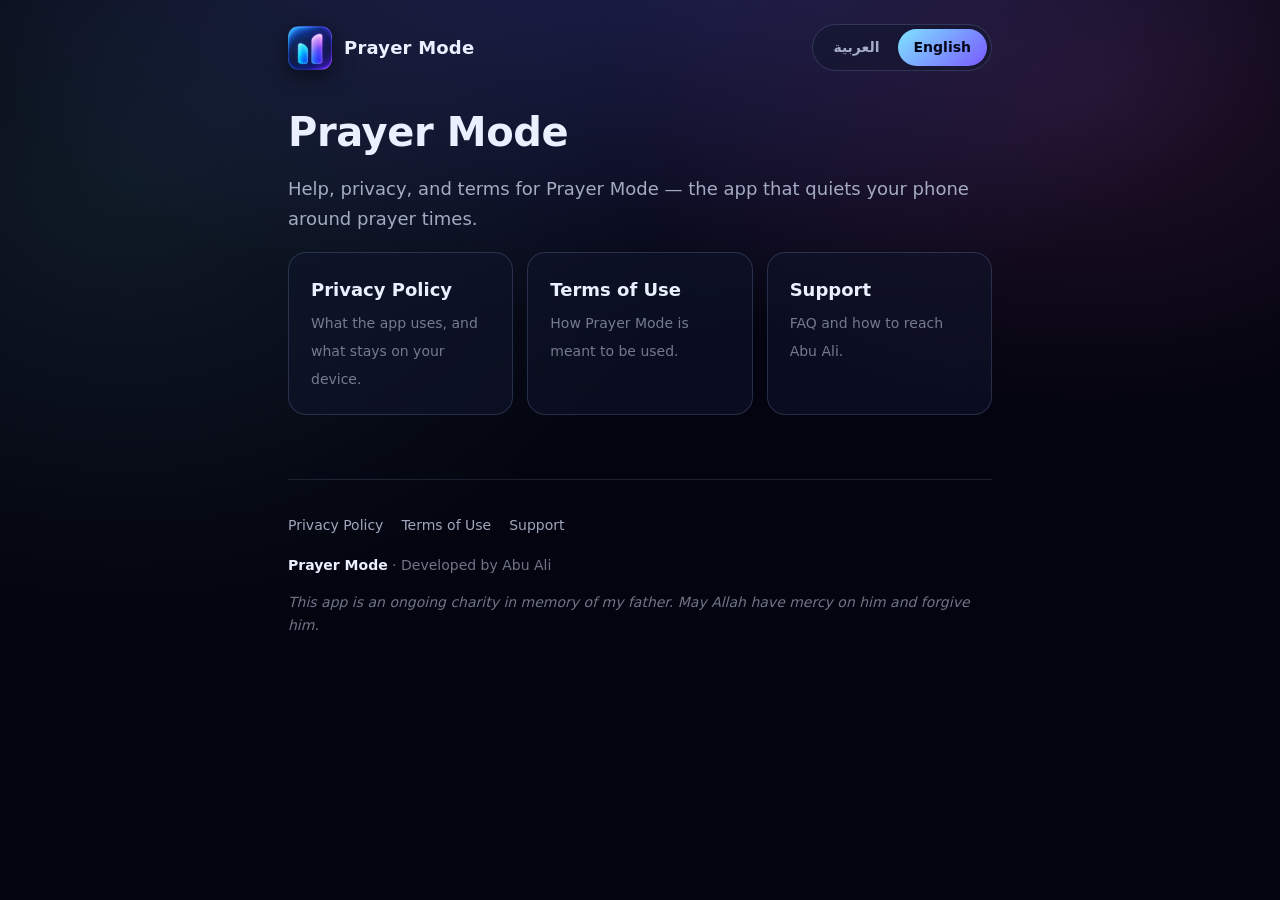
<file: docs/index.html>
<!doctype html>
<html lang="en" dir="ltr" data-lang="en">
<head>
<meta charset="utf-8">
<meta name="viewport" content="width=device-width, initial-scale=1, viewport-fit=cover">
<title>Prayer Mode — Legal & Support</title>
<meta name="description" content="Privacy Policy, Terms of Use, and Support for Prayer Mode by Abu Ali.">
<meta name="color-scheme" content="dark">
<link rel="icon" href="assets/logo.png">
<link rel="stylesheet" href="assets/styles.css">
</head>
<body>
<div class="wrap">
  <header class="topbar">
    <a class="brand" href="./"><img src="assets/logo.png" alt="Prayer Mode"><b>Prayer Mode</b></a>
    <nav class="lang" aria-label="Language">
      <button data-lang="ar">العربية</button>
      <button data-lang="en">English</button>
    </nav>
  </header>

  <main>
    <div data-show="en">
      <h1>Prayer Mode</h1>
      <p class="lead">Help, privacy, and terms for Prayer Mode — the app that quiets your phone around prayer times.</p>
      <div class="tiles">
        <a class="tile" href="privacy/"><b>Privacy Policy</b><span>What the app uses, and what stays on your device.</span></a>
        <a class="tile" href="terms/"><b>Terms of Use</b><span>How Prayer Mode is meant to be used.</span></a>
        <a class="tile" href="support/"><b>Support</b><span>FAQ and how to reach Abu Ali.</span></a>
      </div>
    </div>
    <div data-show="ar">
      <h1>Prayer Mode</h1>
      <p class="lead">المساعدة والخصوصية وشروط الاستخدام لتطبيق Prayer Mode — التطبيق الذي يُهدّئ هاتفك حول أوقات الصلاة.</p>
      <div class="tiles">
        <a class="tile" href="privacy/"><b>سياسة الخصوصية</b><span>ما يستخدمه التطبيق، وما يبقى على جهازك.</span></a>
        <a class="tile" href="terms/"><b>شروط الاستخدام</b><span>كيف يُقصد استخدام Prayer Mode.</span></a>
        <a class="tile" href="support/"><b>الدعم</b><span>الأسئلة الشائعة وكيفية التواصل مع Abu Ali.</span></a>
      </div>
    </div>
  </main>

  <footer>
    <div data-show="en">
      <div class="flinks">
        <a href="privacy/">Privacy Policy</a>
        <a href="terms/">Terms of Use</a>
        <a href="support/">Support</a>
      </div>
      <div><strong>Prayer Mode</strong> · Developed by Abu Ali</div>
      <p class="ded">This app is an ongoing charity in memory of my father. May Allah have mercy on him and forgive him.</p>
    </div>
    <div data-show="ar">
      <div class="flinks">
        <a href="privacy/">سياسة الخصوصية</a>
        <a href="terms/">شروط الاستخدام</a>
        <a href="support/">الدعم</a>
      </div>
      <div><strong>Prayer Mode</strong> · تطوير Abu Ali</div>
      <p class="ded">هذا التطبيق صدقة جارية على روح والدي، رحمه الله وغفر له.</p>
    </div>
  </footer>
</div>
<script src="assets/i18n.js"></script>
</body>
</html>
</file>
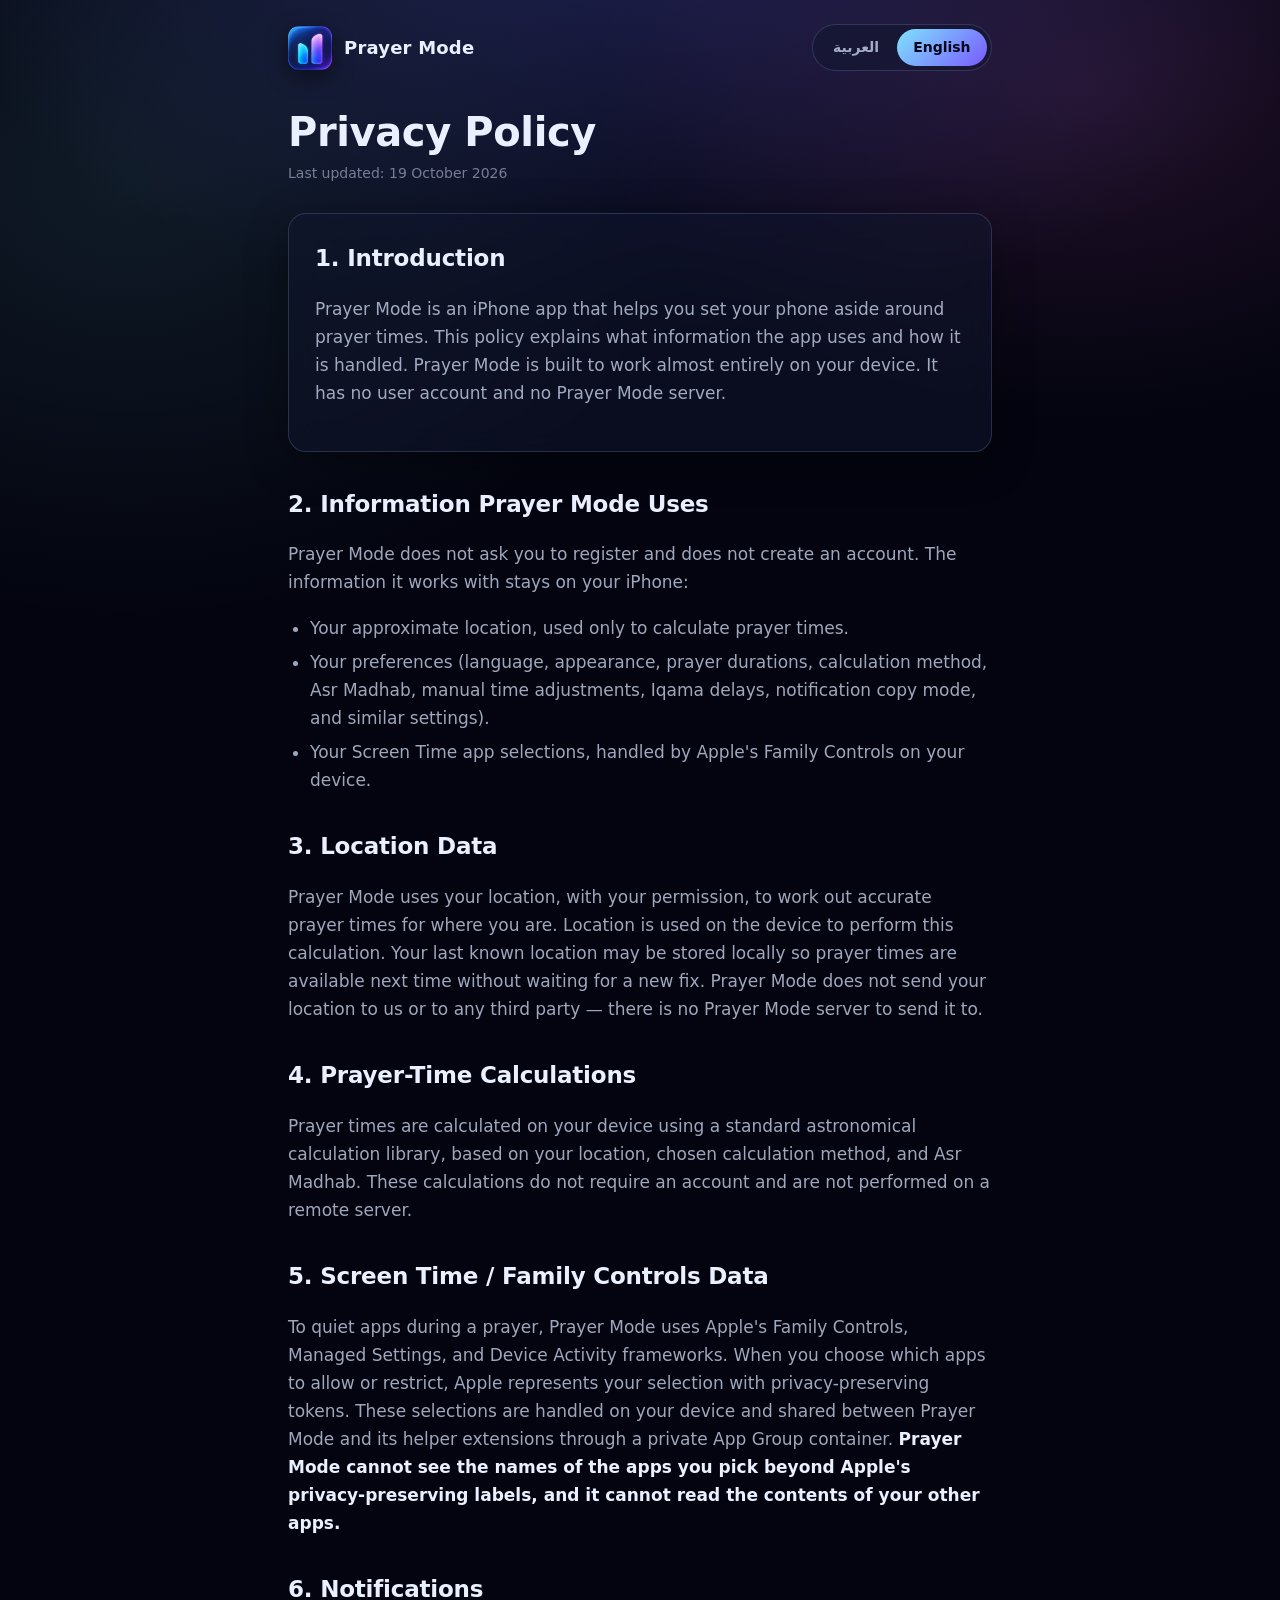
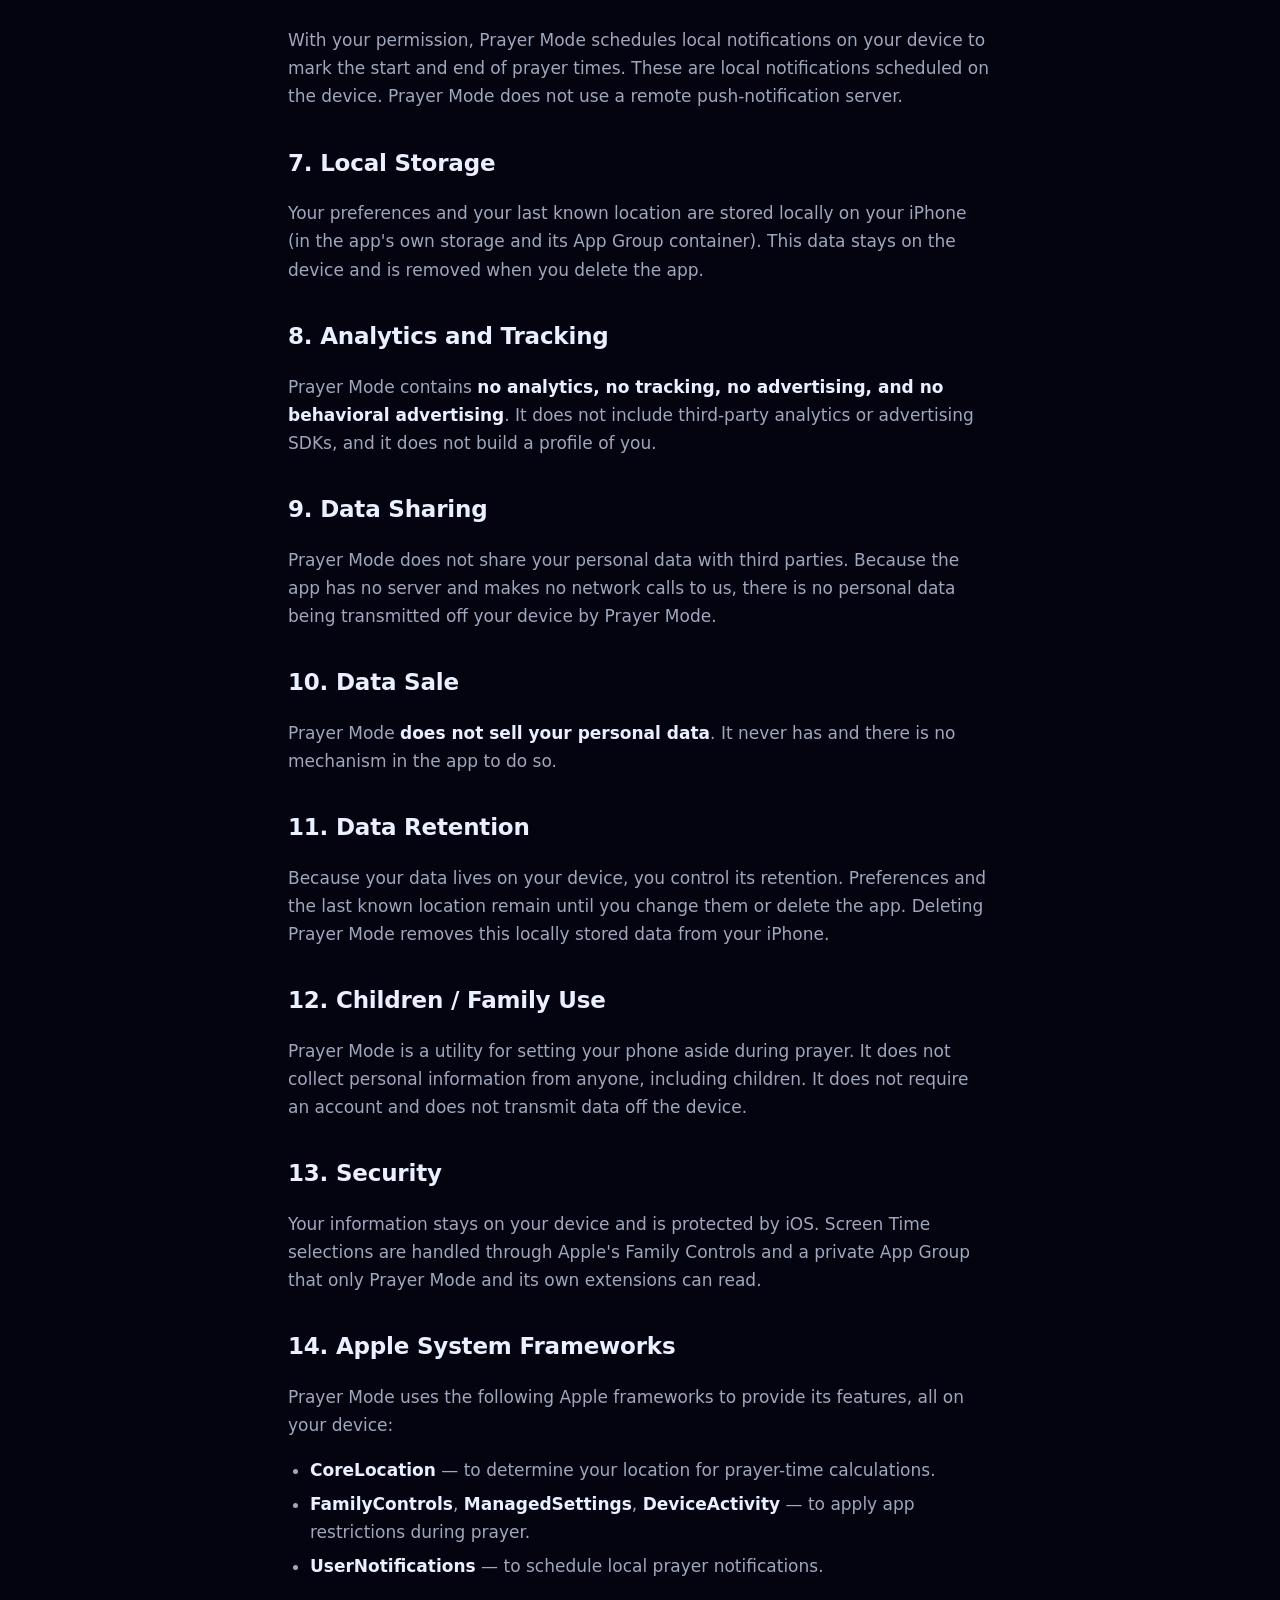
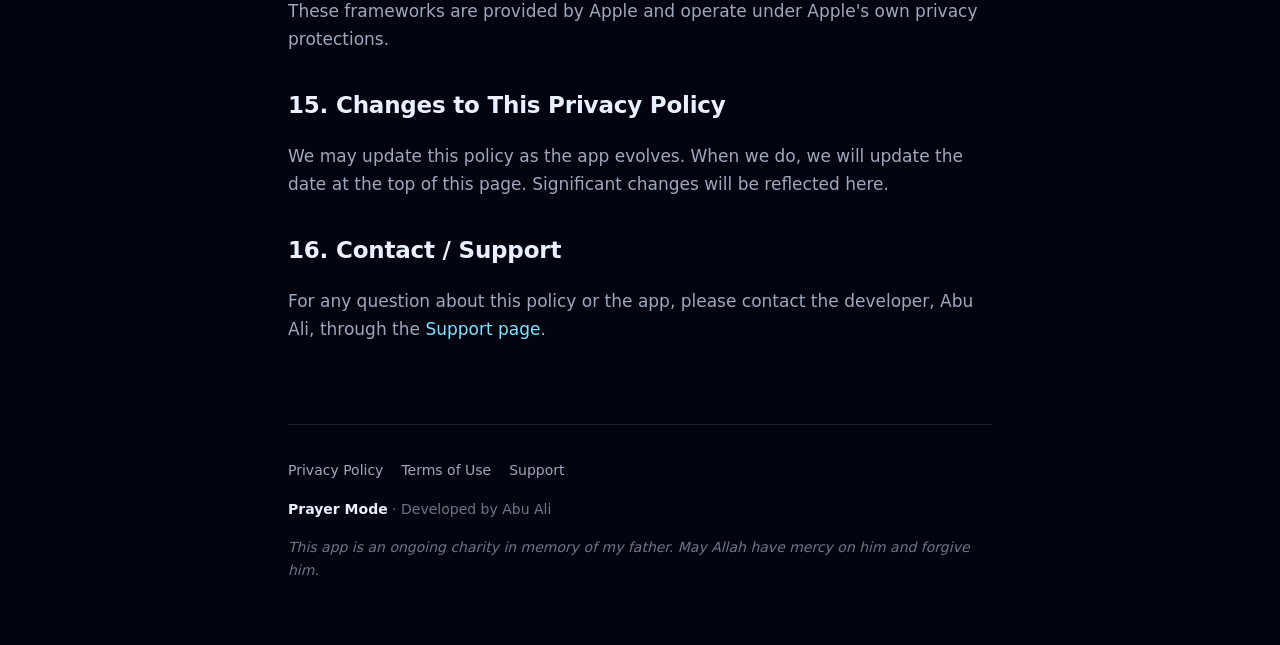
<file: docs/privacy/index.html>
<!doctype html>
<html lang="en" dir="ltr" data-lang="en">
<head>
<meta charset="utf-8">
<meta name="viewport" content="width=device-width, initial-scale=1, viewport-fit=cover">
<title>Privacy Policy — Prayer Mode</title>
<meta name="description" content="Prayer Mode Privacy Policy. Prayer Mode has no account, no ads, no tracking, and sells no data.">
<meta name="color-scheme" content="dark">
<link rel="icon" href="../assets/logo.png">
<link rel="stylesheet" href="../assets/styles.css">
</head>
<body>
<div class="wrap">
  <header class="topbar">
    <a class="brand" href="../"><img src="../assets/logo.png" alt="Prayer Mode"><b>Prayer Mode</b></a>
    <nav class="lang" aria-label="Language">
      <button data-lang="ar">العربية</button>
      <button data-lang="en">English</button>
    </nav>
  </header>

  <main>
    <!-- ENGLISH -->
    <div data-show="en">
      <h1>Privacy Policy</h1>
      <p class="updated">Last updated: 19 October 2026</p>

      <div class="card">
        <h2>1. Introduction</h2>
        <p>Prayer Mode is an iPhone app that helps you set your phone aside around prayer times. This policy explains what information the app uses and how it is handled. Prayer Mode is built to work almost entirely on your device. It has no user account and no Prayer Mode server.</p>
      </div>

      <h2>2. Information Prayer Mode Uses</h2>
      <p>Prayer Mode does not ask you to register and does not create an account. The information it works with stays on your iPhone:</p>
      <ul>
        <li>Your approximate location, used only to calculate prayer times.</li>
        <li>Your preferences (language, appearance, prayer durations, calculation method, Asr Madhab, manual time adjustments, Iqama delays, notification copy mode, and similar settings).</li>
        <li>Your Screen Time app selections, handled by Apple's Family Controls on your device.</li>
      </ul>

      <h2>3. Location Data</h2>
      <p>Prayer Mode uses your location, with your permission, to work out accurate prayer times for where you are. Location is used on the device to perform this calculation. Your last known location may be stored locally so prayer times are available next time without waiting for a new fix. Prayer Mode does not send your location to us or to any third party — there is no Prayer Mode server to send it to.</p>

      <h2>4. Prayer-Time Calculations</h2>
      <p>Prayer times are calculated on your device using a standard astronomical calculation library, based on your location, chosen calculation method, and Asr Madhab. These calculations do not require an account and are not performed on a remote server.</p>

      <h2>5. Screen Time / Family Controls Data</h2>
      <p>To quiet apps during a prayer, Prayer Mode uses Apple's Family Controls, Managed Settings, and Device Activity frameworks. When you choose which apps to allow or restrict, Apple represents your selection with privacy-preserving tokens. These selections are handled on your device and shared between Prayer Mode and its helper extensions through a private App Group container. <strong>Prayer Mode cannot see the names of the apps you pick beyond Apple's privacy-preserving labels, and it cannot read the contents of your other apps.</strong></p>

      <h2>6. Notifications</h2>
      <p>With your permission, Prayer Mode schedules local notifications on your device to mark the start and end of prayer times. These are local notifications scheduled on the device. Prayer Mode does not use a remote push-notification server.</p>

      <h2>7. Local Storage</h2>
      <p>Your preferences and your last known location are stored locally on your iPhone (in the app's own storage and its App Group container). This data stays on the device and is removed when you delete the app.</p>

      <h2>8. Analytics and Tracking</h2>
      <p>Prayer Mode contains <strong>no analytics, no tracking, no advertising, and no behavioral advertising</strong>. It does not include third-party analytics or advertising SDKs, and it does not build a profile of you.</p>

      <h2>9. Data Sharing</h2>
      <p>Prayer Mode does not share your personal data with third parties. Because the app has no server and makes no network calls to us, there is no personal data being transmitted off your device by Prayer Mode.</p>

      <h2>10. Data Sale</h2>
      <p>Prayer Mode <strong>does not sell your personal data</strong>. It never has and there is no mechanism in the app to do so.</p>

      <h2>11. Data Retention</h2>
      <p>Because your data lives on your device, you control its retention. Preferences and the last known location remain until you change them or delete the app. Deleting Prayer Mode removes this locally stored data from your iPhone.</p>

      <h2>12. Children / Family Use</h2>
      <p>Prayer Mode is a utility for setting your phone aside during prayer. It does not collect personal information from anyone, including children. It does not require an account and does not transmit data off the device.</p>

      <h2>13. Security</h2>
      <p>Your information stays on your device and is protected by iOS. Screen Time selections are handled through Apple's Family Controls and a private App Group that only Prayer Mode and its own extensions can read.</p>

      <h2>14. Apple System Frameworks</h2>
      <p>Prayer Mode uses the following Apple frameworks to provide its features, all on your device:</p>
      <ul>
        <li><strong>CoreLocation</strong> — to determine your location for prayer-time calculations.</li>
        <li><strong>FamilyControls</strong>, <strong>ManagedSettings</strong>, <strong>DeviceActivity</strong> — to apply app restrictions during prayer.</li>
        <li><strong>UserNotifications</strong> — to schedule local prayer notifications.</li>
      </ul>
      <p>These frameworks are provided by Apple and operate under Apple's own privacy protections.</p>

      <h2>15. Changes to This Privacy Policy</h2>
      <p>We may update this policy as the app evolves. When we do, we will update the date at the top of this page. Significant changes will be reflected here.</p>

      <h2>16. Contact / Support</h2>
      <p>For any question about this policy or the app, please contact the developer, Abu Ali, through the <a href="../support/">Support page</a>.</p>
    </div>

    <!-- ARABIC -->
    <div data-show="ar">
      <h1>سياسة الخصوصية</h1>
      <p class="updated">آخر تحديث: ١٩ أكتوبر ٢٠٢٦</p>

      <div class="card">
        <h2>١. مقدمة</h2>
        <p>Prayer Mode تطبيق لهاتف iPhone يساعدك على ترك هاتفك جانبًا حول أوقات الصلاة. توضّح هذه السياسة ما يستخدمه التطبيق من معلومات وكيف يتعامل معها. صُمّم Prayer Mode ليعمل بالكامل تقريبًا على جهازك؛ فليس له حساب مستخدم ولا خادم خاص به.</p>
      </div>

      <h2>٢. المعلومات التي يستخدمها Prayer Mode</h2>
      <p>لا يطلب منك Prayer Mode التسجيل ولا ينشئ حسابًا. المعلومات التي يعمل بها تبقى على جهازك:</p>
      <ul>
        <li>موقعك التقريبي، ويُستخدم فقط لحساب أوقات الصلاة.</li>
        <li>تفضيلاتك (اللغة، المظهر، مدد الصلوات، طريقة الحساب، مذهب العصر، التعديلات اليدوية للأوقات، مدد الإقامة، نمط نص الإشعارات، وما شابهها من الإعدادات).</li>
        <li>اختياراتك لتطبيقات Screen Time، وتتولاها خاصية Family Controls من Apple على جهازك.</li>
      </ul>

      <h2>٣. بيانات الموقع</h2>
      <p>يستخدم Prayer Mode موقعك، بعد إذنك، لحساب أوقات صلاة دقيقة لمكانك. يُستخدم الموقع على الجهاز لإجراء هذا الحساب. وقد يُحفظ آخر موقع معروف محليًا حتى تتوفر أوقات الصلاة في المرة القادمة دون انتظار تحديد جديد للموقع. لا يرسل Prayer Mode موقعك إلينا ولا إلى أي طرف ثالث — فلا يوجد خادم لإرساله إليه.</p>

      <h2>٤. حساب أوقات الصلاة</h2>
      <p>تُحسب أوقات الصلاة على جهازك باستخدام مكتبة حساب فلكي قياسية، بناءً على موقعك وطريقة الحساب ومذهب العصر الذي تختاره. لا يتطلب هذا الحساب حسابًا ولا يجري على خادم بعيد.</p>

      <h2>٥. بيانات Screen Time / Family Controls</h2>
      <p>لتهدئة التطبيقات أثناء الصلاة، يستخدم Prayer Mode أطر Family Controls وManaged Settings وDevice Activity من Apple. عندما تختار التطبيقات التي تسمح بها أو تقيّدها، تُمثّل Apple اختيارك برموز تحافظ على الخصوصية. تُعالَج هذه الاختيارات على جهازك وتُشارَك بين Prayer Mode وإضافاته المساعِدة عبر حاوية App Group خاصة. <strong>لا يستطيع Prayer Mode رؤية أسماء التطبيقات التي تختارها إلا عبر ملصقات Apple التي تحافظ على الخصوصية، ولا يمكنه قراءة محتوى تطبيقاتك الأخرى.</strong></p>

      <h2>٦. الإشعارات</h2>
      <p>بعد إذنك، يجدول Prayer Mode إشعارات محلية على جهازك لتنبيهك ببداية أوقات الصلاة ونهايتها. هذه إشعارات محلية مُجدولة على الجهاز. ولا يستخدم Prayer Mode خادم إشعارات بعيدًا (Push).</p>

      <h2>٧. التخزين المحلي</h2>
      <p>تُخزَّن تفضيلاتك وآخر موقع معروف محليًا على جهازك (في مساحة تخزين التطبيق وحاوية App Group الخاصة به). تبقى هذه البيانات على الجهاز وتُحذف عند حذفك للتطبيق.</p>

      <h2>٨. التحليلات والتتبع</h2>
      <p>لا يحتوي Prayer Mode على <strong>أي تحليلات ولا تتبّع ولا إعلانات ولا إعلانات سلوكية</strong>. ولا يتضمّن أي حزم SDK خارجية للتحليلات أو الإعلانات، ولا يبني عنك ملفًا تعريفيًا.</p>

      <h2>٩. مشاركة البيانات</h2>
      <p>لا يشارك Prayer Mode بياناتك الشخصية مع أطراف ثالثة. ولأنه لا يملك خادمًا ولا يُجري اتصالات شبكية بنا، فلا توجد بيانات شخصية يُرسلها Prayer Mode خارج جهازك.</p>

      <h2>١٠. بيع البيانات</h2>
      <p><strong>لا يبيع Prayer Mode بياناتك الشخصية</strong>. لم يفعل ذلك قط، ولا توجد في التطبيق أي وسيلة للقيام بذلك.</p>

      <h2>١١. الاحتفاظ بالبيانات</h2>
      <p>لأن بياناتك تعيش على جهازك، فأنت من يتحكم في الاحتفاظ بها. تبقى التفضيلات وآخر موقع معروف حتى تغيّرها أو تحذف التطبيق. ويؤدي حذف Prayer Mode إلى إزالة هذه البيانات المخزّنة محليًا من جهازك.</p>

      <h2>١٢. الأطفال / الاستخدام العائلي</h2>
      <p>Prayer Mode أداة لترك الهاتف جانبًا أثناء الصلاة. لا يجمع معلومات شخصية من أي أحد، بمن فيهم الأطفال. ولا يتطلب حسابًا ولا يرسل بيانات خارج الجهاز.</p>

      <h2>١٣. الأمان</h2>
      <p>تبقى معلوماتك على جهازك ويحميها نظام iOS. وتُعالَج اختيارات Screen Time عبر Family Controls من Apple وحاوية App Group خاصة لا يقرأها إلا Prayer Mode وإضافاته.</p>

      <h2>١٤. أطر عمل نظام Apple</h2>
      <p>يستخدم Prayer Mode أطر Apple التالية لتقديم خصائصه، وجميعها تعمل على جهازك:</p>
      <ul>
        <li><strong>CoreLocation</strong> — لتحديد موقعك لحساب أوقات الصلاة.</li>
        <li><strong>FamilyControls</strong> و<strong>ManagedSettings</strong> و<strong>DeviceActivity</strong> — لتطبيق قيود التطبيقات أثناء الصلاة.</li>
        <li><strong>UserNotifications</strong> — لجدولة إشعارات الصلاة المحلية.</li>
      </ul>
      <p>هذه الأطر مقدَّمة من Apple وتعمل وفق حماية الخصوصية الخاصة بها.</p>

      <h2>١٥. التغييرات على سياسة الخصوصية</h2>
      <p>قد نحدّث هذه السياسة مع تطوّر التطبيق. وعند ذلك سنحدّث التاريخ أعلى هذه الصفحة، وستظهر التغييرات المهمة هنا.</p>

      <h2>١٦. التواصل / الدعم</h2>
      <p>لأي سؤال حول هذه السياسة أو التطبيق، يُرجى التواصل مع المطوّر Abu Ali عبر <a href="../support/">صفحة الدعم</a>.</p>
    </div>
  </main>

  <footer>
    <div data-show="en">
      <div class="flinks"><a href="../privacy/">Privacy Policy</a><a href="../terms/">Terms of Use</a><a href="../support/">Support</a></div>
      <div><strong>Prayer Mode</strong> · Developed by Abu Ali</div>
      <p class="ded">This app is an ongoing charity in memory of my father. May Allah have mercy on him and forgive him.</p>
    </div>
    <div data-show="ar">
      <div class="flinks"><a href="../privacy/">سياسة الخصوصية</a><a href="../terms/">شروط الاستخدام</a><a href="../support/">الدعم</a></div>
      <div><strong>Prayer Mode</strong> · تطوير Abu Ali</div>
      <p class="ded">هذا التطبيق صدقة جارية على روح والدي، رحمه الله وغفر له.</p>
    </div>
  </footer>
</div>
<script src="../assets/i18n.js"></script>
</body>
</html>
</file>
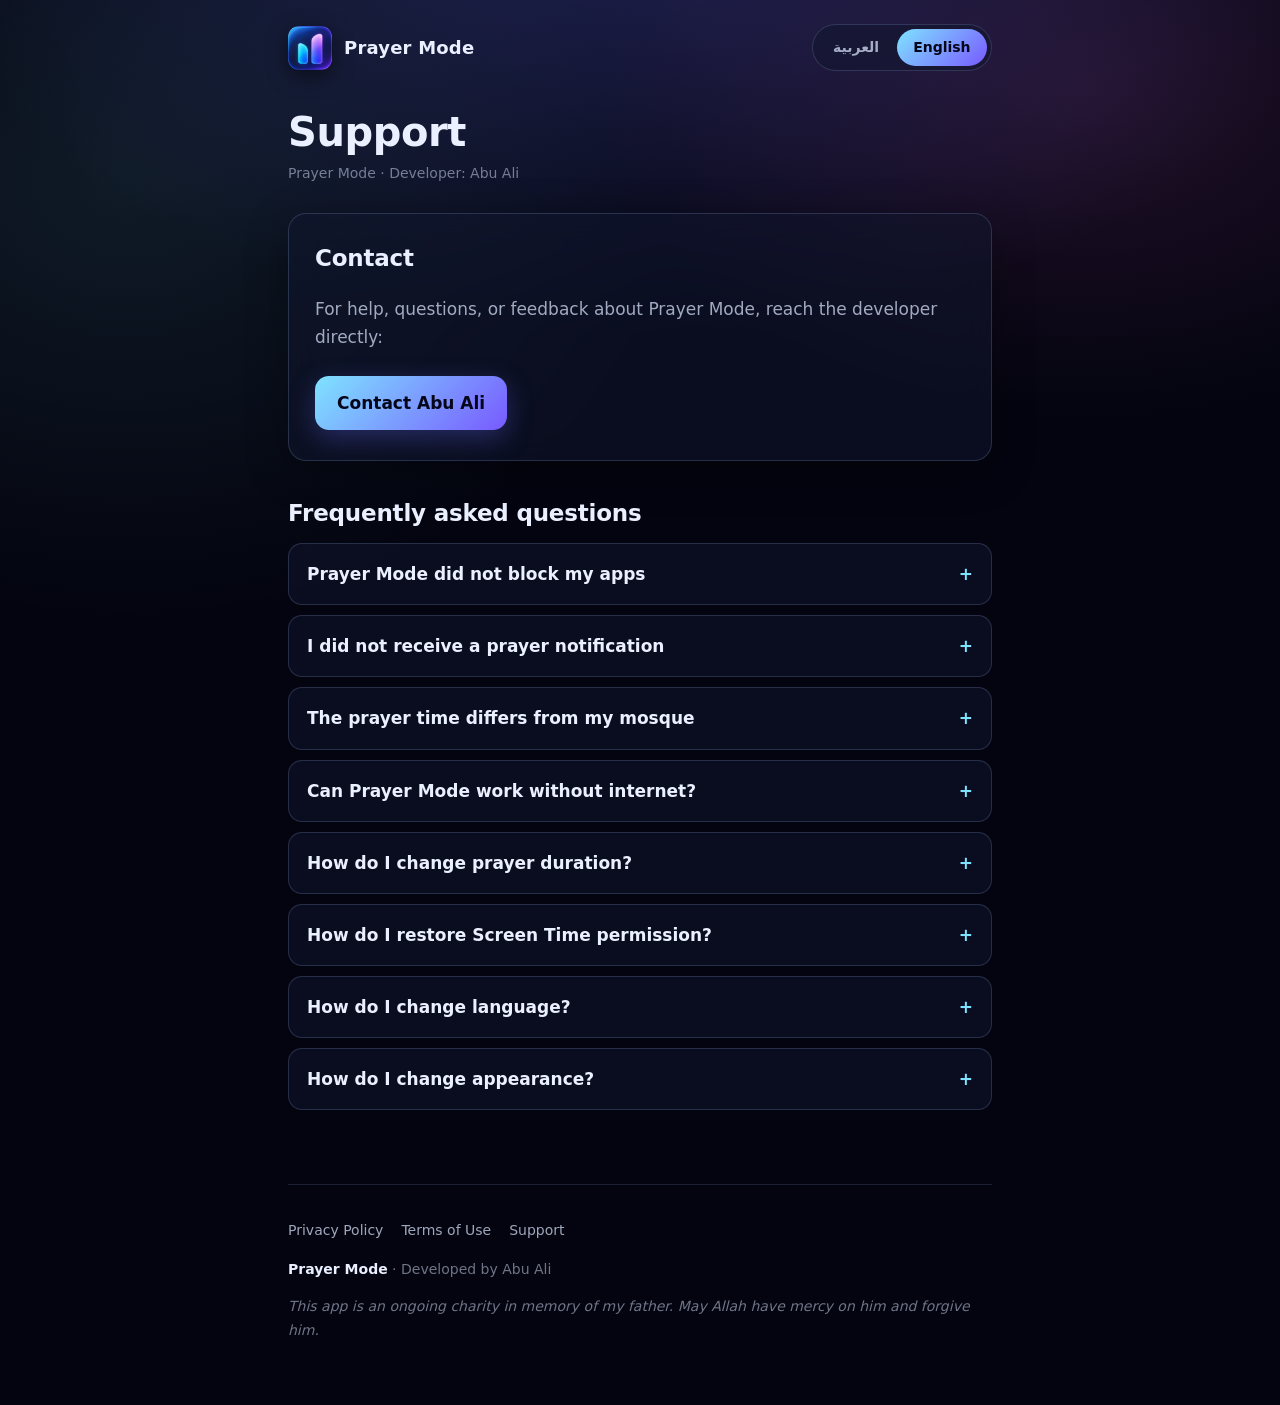
<file: docs/support/index.html>
<!doctype html>
<html lang="en" dir="ltr" data-lang="en">
<head>
<meta charset="utf-8">
<meta name="viewport" content="width=device-width, initial-scale=1, viewport-fit=cover">
<title>Support — Prayer Mode</title>
<meta name="description" content="Support and FAQ for Prayer Mode. Contact the developer, Abu Ali.">
<meta name="color-scheme" content="dark">
<link rel="icon" href="../assets/logo.png">
<link rel="stylesheet" href="../assets/styles.css">
</head>
<body>
<div class="wrap">
  <header class="topbar">
    <a class="brand" href="../"><img src="../assets/logo.png" alt="Prayer Mode"><b>Prayer Mode</b></a>
    <nav class="lang" aria-label="Language">
      <button data-lang="ar">العربية</button>
      <button data-lang="en">English</button>
    </nav>
  </header>

  <main>
    <!-- ENGLISH -->
    <div data-show="en">
      <h1>Support</h1>
      <p class="updated">Prayer Mode · Developer: Abu Ali</p>

      <div class="card">
        <h2>Contact</h2>
        <p>For help, questions, or feedback about Prayer Mode, reach the developer directly:</p>
        <a class="contact-btn" href="https://www.facebook.com/AbuAliEg" target="_blank" rel="noopener">Contact Abu Ali</a>
      </div>

      <h2>Frequently asked questions</h2>

      <details>
        <summary>Prayer Mode did not block my apps</summary>
        <div class="body">
          <p>Check the following:</p>
          <ul>
            <li>Screen Time permission is granted to Prayer Mode.</li>
            <li>Prayer Mode is enabled.</li>
            <li><strong>Quiet Everything</strong> is selected, or <strong>Quiet Selected</strong> has a valid app selection.</li>
            <li>The prayer is enabled in your Schedule.</li>
            <li>The prayer session has actually started (you are inside the prayer window).</li>
          </ul>
        </div>
      </details>

      <details>
        <summary>I did not receive a prayer notification</summary>
        <div class="body">
          <ul>
            <li>Open iOS <strong>Settings → Notifications → Prayer Mode</strong> and make sure notifications are allowed.</li>
            <li>Check <strong>Prayer Notifications</strong> inside Prayer Mode are turned on.</li>
            <li>Confirm you allowed notification permission during Setup.</li>
          </ul>
        </div>
      </details>

      <details>
        <summary>The prayer time differs from my mosque</summary>
        <div class="body">
          <p>Calculated times can differ from your mosque. You can adjust them:</p>
          <ul>
            <li>Change the <strong>Calculation Method</strong>.</li>
            <li>Change the <strong>Asr Madhab</strong>.</li>
            <li>Apply <strong>Prayer Time Adjustments</strong> (manual per-prayer offsets).</li>
          </ul>
        </div>
      </details>

      <details>
        <summary>Can Prayer Mode work without internet?</summary>
        <div class="body">
          <ul>
            <li>Prayer-time calculations run on your device.</li>
            <li>Screen Time scheduling is handled locally.</li>
            <li>Local notifications are scheduled on your device once configured.</li>
          </ul>
          <p>A location fix helps keep times accurate as you travel, but day-to-day calculation and scheduling happen on-device.</p>
        </div>
      </details>

      <details>
        <summary>How do I change prayer duration?</summary>
        <div class="body">
          <p>Go to <strong>Schedule</strong> and set the duration for each prayer. Current defaults:</p>
          <ul>
            <li>Fajr — 15 min</li>
            <li>Dhuhr — 15 min</li>
            <li>Asr — 15 min</li>
            <li>Maghrib — 15 min</li>
            <li>Isha — 15 min</li>
            <li>Jumu'ah — 40 min</li>
          </ul>
        </div>
      </details>

      <details>
        <summary>How do I restore Screen Time permission?</summary>
        <div class="body">
          <p>Open iOS <strong>Settings → Screen Time</strong>. Make sure Screen Time is on, then return to Prayer Mode — it will ask for Screen Time access again if needed. You can also check <strong>Settings → Screen Time → Apps With Screen Time Access</strong>.</p>
        </div>
      </details>

      <details>
        <summary>How do I change language?</summary>
        <div class="body"><p><strong>Settings → App Language</strong> (Arabic, English, or System).</p></div>
      </details>

      <details>
        <summary>How do I change appearance?</summary>
        <div class="body"><p><strong>Settings → Appearance → System / Light / Dark</strong>.</p></div>
      </details>
    </div>

    <!-- ARABIC -->
    <div data-show="ar">
      <h1>الدعم</h1>
      <p class="updated">Prayer Mode · المطوّر: Abu Ali</p>

      <div class="card">
        <h2>التواصل</h2>
        <p>للمساعدة أو الأسئلة أو الملاحظات حول Prayer Mode، تواصل مع المطوّر مباشرة:</p>
        <a class="contact-btn" href="https://www.facebook.com/AbuAliEg" target="_blank" rel="noopener">تواصل مع Abu Ali</a>
      </div>

      <h2>الأسئلة الشائعة</h2>

      <details>
        <summary>Prayer Mode لم يحجب تطبيقاتي</summary>
        <div class="body">
          <p>تحقّق مما يلي:</p>
          <ul>
            <li>أن إذن Screen Time ممنوح لـ Prayer Mode.</li>
            <li>أن Prayer Mode مُفعّل.</li>
            <li>أن <strong>تهدئة كل شيء</strong> مُختارة، أو أن <strong>تهدئة المُختار</strong> فيها اختيار تطبيقات صحيح.</li>
            <li>أن الصلاة مُفعّلة في الجدول.</li>
            <li>أن جلسة الصلاة قد بدأت فعلًا (أنت داخل نافذة الصلاة).</li>
          </ul>
        </div>
      </details>

      <details>
        <summary>لم يصلني إشعار الصلاة</summary>
        <div class="body">
          <ul>
            <li>افتح <strong>الإعدادات → الإشعارات → Prayer Mode</strong> في iOS وتأكّد أن الإشعارات مسموحة.</li>
            <li>تأكّد أن <strong>إشعارات الصلاة</strong> مُفعّلة داخل Prayer Mode.</li>
            <li>تأكّد أنك سمحت بإذن الإشعارات أثناء الإعداد.</li>
          </ul>
        </div>
      </details>

      <details>
        <summary>وقت الصلاة يختلف عن مسجدي</summary>
        <div class="body">
          <p>قد تختلف الأوقات المحسوبة عن مسجدك. يمكنك ضبطها:</p>
          <ul>
            <li>غيّر <strong>طريقة الحساب</strong>.</li>
            <li>غيّر <strong>مذهب العصر</strong>.</li>
            <li>طبّق <strong>تعديلات أوقات الصلاة</strong> (إزاحات يدوية لكل صلاة).</li>
          </ul>
        </div>
      </details>

      <details>
        <summary>هل يعمل Prayer Mode بدون إنترنت؟</summary>
        <div class="body">
          <ul>
            <li>حسابات أوقات الصلاة تجري على جهازك.</li>
            <li>جدولة Screen Time تُعالَج محليًا.</li>
            <li>الإشعارات المحلية تُجدول على جهازك بعد الإعداد.</li>
          </ul>
          <p>يساعد تحديد الموقع على إبقاء الأوقات دقيقة أثناء السفر، لكن الحساب والجدولة اليومية تجري على الجهاز.</p>
        </div>
      </details>

      <details>
        <summary>كيف أغيّر مدة الصلاة؟</summary>
        <div class="body">
          <p>اذهب إلى <strong>الجدول</strong> واضبط مدة كل صلاة. الإعدادات الافتراضية الحالية:</p>
          <ul>
            <li>الفجر — ١٥ دقيقة</li>
            <li>الظهر — ١٥ دقيقة</li>
            <li>العصر — ١٥ دقيقة</li>
            <li>المغرب — ١٥ دقيقة</li>
            <li>العشاء — ١٥ دقيقة</li>
            <li>الجمعة — ٤٠ دقيقة</li>
          </ul>
        </div>
      </details>

      <details>
        <summary>كيف أستعيد إذن Screen Time؟</summary>
        <div class="body">
          <p>افتح <strong>الإعدادات → Screen Time</strong> في iOS، وتأكّد أن Screen Time مُفعّل، ثم عُد إلى Prayer Mode — سيطلب إذن Screen Time مجددًا عند الحاجة. يمكنك أيضًا مراجعة <strong>الإعدادات → Screen Time → التطبيقات التي لها وصول إلى Screen Time</strong>.</p>
        </div>
      </details>

      <details>
        <summary>كيف أغيّر اللغة؟</summary>
        <div class="body"><p><strong>الإعدادات → لغة التطبيق</strong> (العربية أو الإنجليزية أو النظام).</p></div>
      </details>

      <details>
        <summary>كيف أغيّر المظهر؟</summary>
        <div class="body"><p><strong>الإعدادات → المظهر → النظام / فاتح / داكن</strong>.</p></div>
      </details>
    </div>
  </main>

  <footer>
    <div data-show="en">
      <div class="flinks"><a href="../privacy/">Privacy Policy</a><a href="../terms/">Terms of Use</a><a href="../support/">Support</a></div>
      <div><strong>Prayer Mode</strong> · Developed by Abu Ali</div>
      <p class="ded">This app is an ongoing charity in memory of my father. May Allah have mercy on him and forgive him.</p>
    </div>
    <div data-show="ar">
      <div class="flinks"><a href="../privacy/">سياسة الخصوصية</a><a href="../terms/">شروط الاستخدام</a><a href="../support/">الدعم</a></div>
      <div><strong>Prayer Mode</strong> · تطوير Abu Ali</div>
      <p class="ded">هذا التطبيق صدقة جارية على روح والدي، رحمه الله وغفر له.</p>
    </div>
  </footer>
</div>
<script src="../assets/i18n.js"></script>
</body>
</html>
</file>
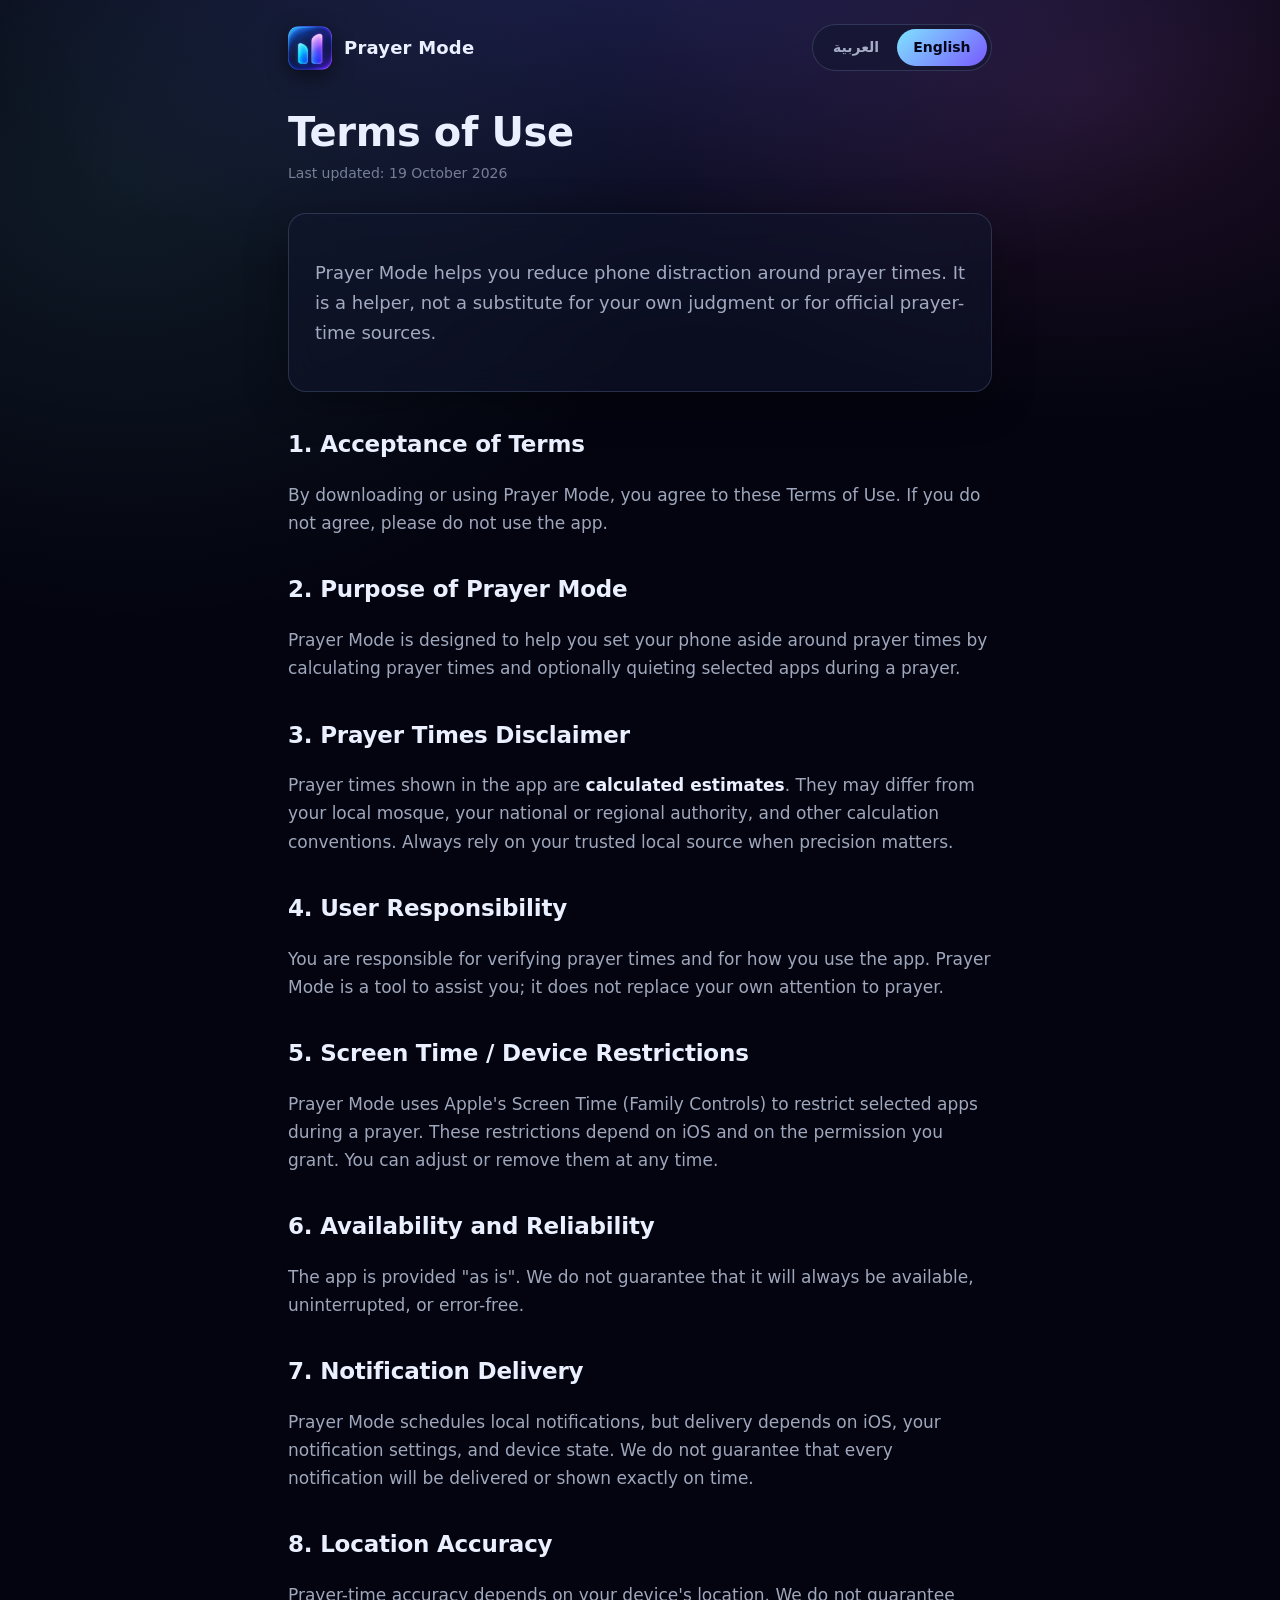
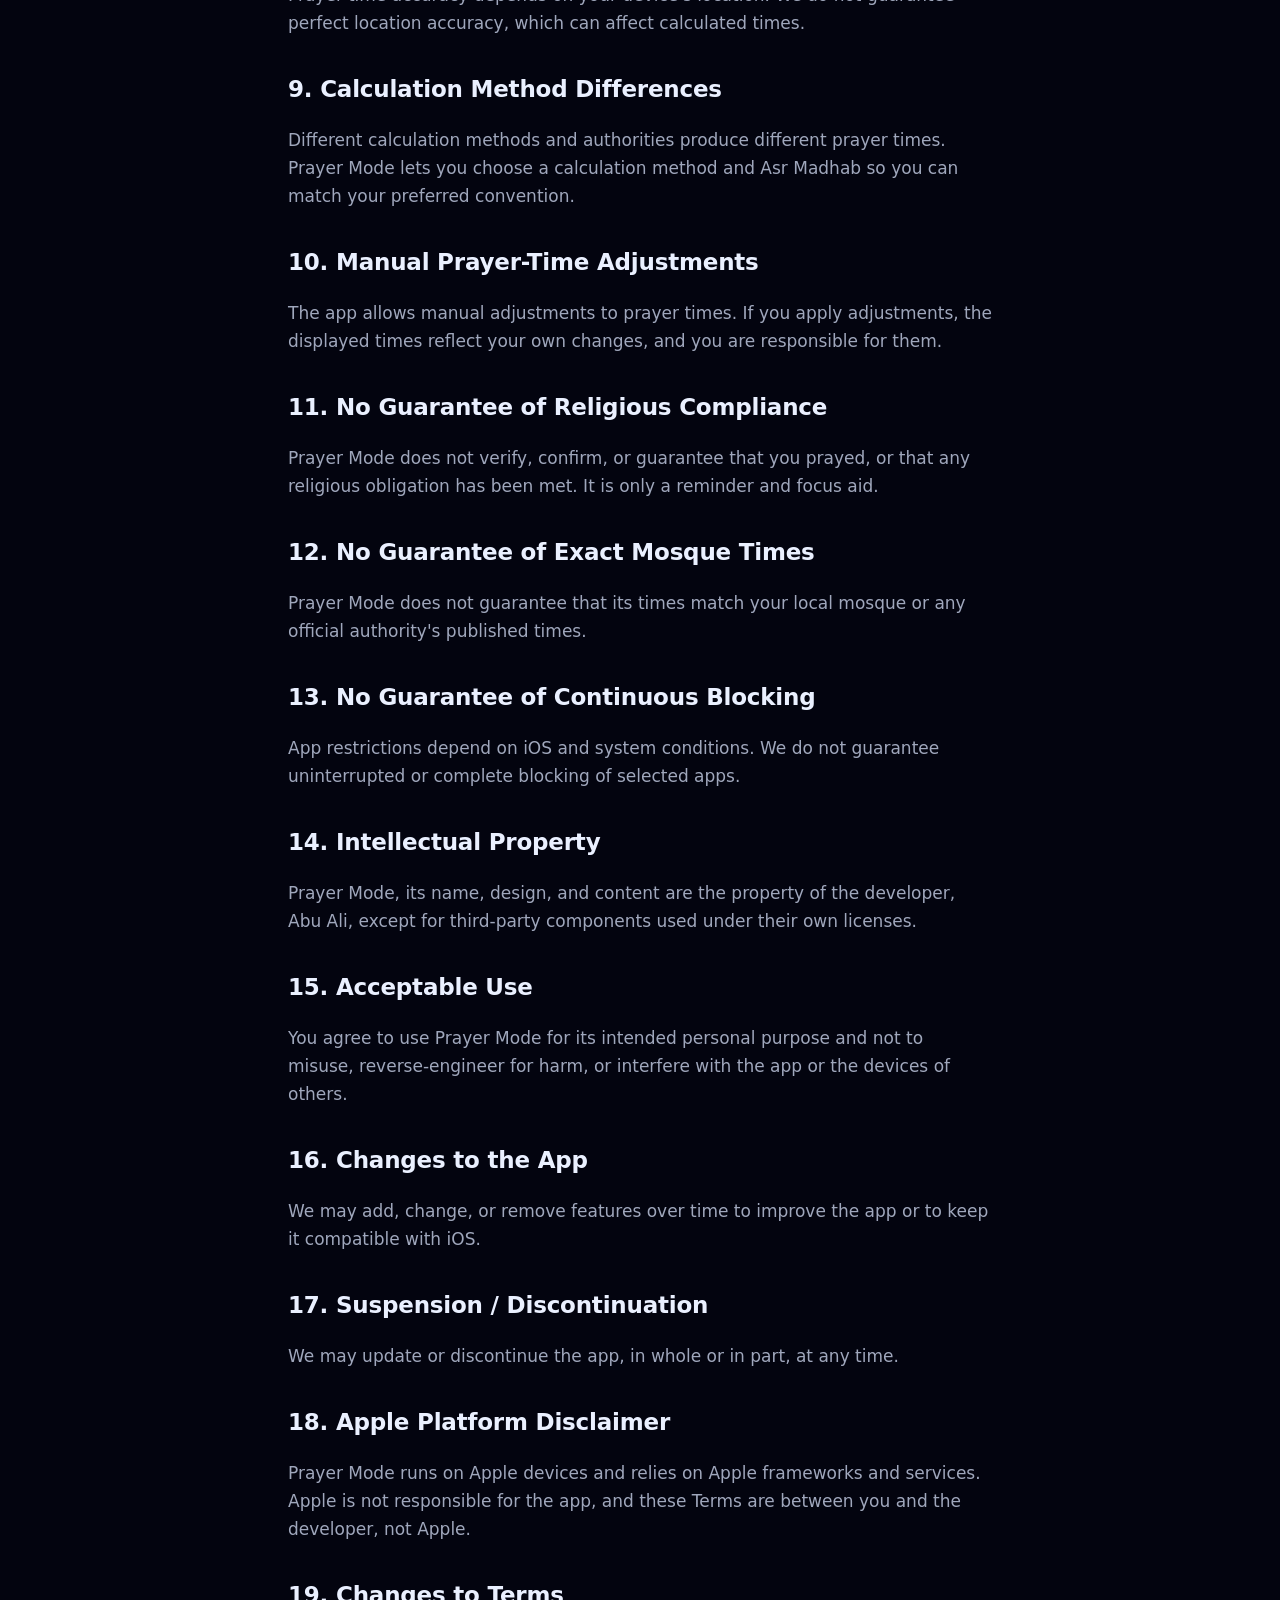
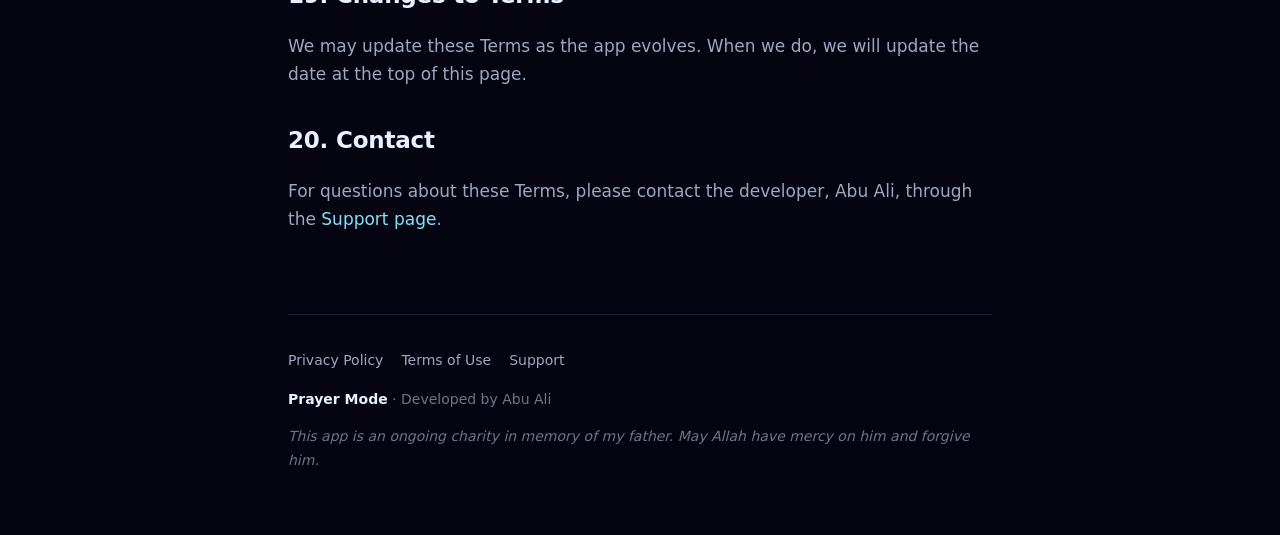
<file: docs/terms/index.html>
<!doctype html>
<html lang="en" dir="ltr" data-lang="en">
<head>
<meta charset="utf-8">
<meta name="viewport" content="width=device-width, initial-scale=1, viewport-fit=cover">
<title>Terms of Use — Prayer Mode</title>
<meta name="description" content="Terms of Use for Prayer Mode by Abu Ali.">
<meta name="color-scheme" content="dark">
<link rel="icon" href="../assets/logo.png">
<link rel="stylesheet" href="../assets/styles.css">
</head>
<body>
<div class="wrap">
  <header class="topbar">
    <a class="brand" href="../"><img src="../assets/logo.png" alt="Prayer Mode"><b>Prayer Mode</b></a>
    <nav class="lang" aria-label="Language">
      <button data-lang="ar">العربية</button>
      <button data-lang="en">English</button>
    </nav>
  </header>

  <main>
    <!-- ENGLISH -->
    <div data-show="en">
      <h1>Terms of Use</h1>
      <p class="updated">Last updated: 19 October 2026</p>

      <div class="card">
        <p class="lead">Prayer Mode helps you reduce phone distraction around prayer times. It is a helper, not a substitute for your own judgment or for official prayer-time sources.</p>
      </div>

      <h2>1. Acceptance of Terms</h2>
      <p>By downloading or using Prayer Mode, you agree to these Terms of Use. If you do not agree, please do not use the app.</p>

      <h2>2. Purpose of Prayer Mode</h2>
      <p>Prayer Mode is designed to help you set your phone aside around prayer times by calculating prayer times and optionally quieting selected apps during a prayer.</p>

      <h2>3. Prayer Times Disclaimer</h2>
      <p>Prayer times shown in the app are <strong>calculated estimates</strong>. They may differ from your local mosque, your national or regional authority, and other calculation conventions. Always rely on your trusted local source when precision matters.</p>

      <h2>4. User Responsibility</h2>
      <p>You are responsible for verifying prayer times and for how you use the app. Prayer Mode is a tool to assist you; it does not replace your own attention to prayer.</p>

      <h2>5. Screen Time / Device Restrictions</h2>
      <p>Prayer Mode uses Apple's Screen Time (Family Controls) to restrict selected apps during a prayer. These restrictions depend on iOS and on the permission you grant. You can adjust or remove them at any time.</p>

      <h2>6. Availability and Reliability</h2>
      <p>The app is provided "as is". We do not guarantee that it will always be available, uninterrupted, or error-free.</p>

      <h2>7. Notification Delivery</h2>
      <p>Prayer Mode schedules local notifications, but delivery depends on iOS, your notification settings, and device state. We do not guarantee that every notification will be delivered or shown exactly on time.</p>

      <h2>8. Location Accuracy</h2>
      <p>Prayer-time accuracy depends on your device's location. We do not guarantee perfect location accuracy, which can affect calculated times.</p>

      <h2>9. Calculation Method Differences</h2>
      <p>Different calculation methods and authorities produce different prayer times. Prayer Mode lets you choose a calculation method and Asr Madhab so you can match your preferred convention.</p>

      <h2>10. Manual Prayer-Time Adjustments</h2>
      <p>The app allows manual adjustments to prayer times. If you apply adjustments, the displayed times reflect your own changes, and you are responsible for them.</p>

      <h2>11. No Guarantee of Religious Compliance</h2>
      <p>Prayer Mode does not verify, confirm, or guarantee that you prayed, or that any religious obligation has been met. It is only a reminder and focus aid.</p>

      <h2>12. No Guarantee of Exact Mosque Times</h2>
      <p>Prayer Mode does not guarantee that its times match your local mosque or any official authority's published times.</p>

      <h2>13. No Guarantee of Continuous Blocking</h2>
      <p>App restrictions depend on iOS and system conditions. We do not guarantee uninterrupted or complete blocking of selected apps.</p>

      <h2>14. Intellectual Property</h2>
      <p>Prayer Mode, its name, design, and content are the property of the developer, Abu Ali, except for third-party components used under their own licenses.</p>

      <h2>15. Acceptable Use</h2>
      <p>You agree to use Prayer Mode for its intended personal purpose and not to misuse, reverse-engineer for harm, or interfere with the app or the devices of others.</p>

      <h2>16. Changes to the App</h2>
      <p>We may add, change, or remove features over time to improve the app or to keep it compatible with iOS.</p>

      <h2>17. Suspension / Discontinuation</h2>
      <p>We may update or discontinue the app, in whole or in part, at any time.</p>

      <h2>18. Apple Platform Disclaimer</h2>
      <p>Prayer Mode runs on Apple devices and relies on Apple frameworks and services. Apple is not responsible for the app, and these Terms are between you and the developer, not Apple.</p>

      <h2>19. Changes to Terms</h2>
      <p>We may update these Terms as the app evolves. When we do, we will update the date at the top of this page.</p>

      <h2>20. Contact</h2>
      <p>For questions about these Terms, please contact the developer, Abu Ali, through the <a href="../support/">Support page</a>.</p>
    </div>

    <!-- ARABIC -->
    <div data-show="ar">
      <h1>شروط الاستخدام</h1>
      <p class="updated">آخر تحديث: ١٩ أكتوبر ٢٠٢٦</p>

      <div class="card">
        <p class="lead">يساعدك Prayer Mode على تقليل تشتّت الهاتف حول أوقات الصلاة. وهو أداة مساعِدة، وليس بديلًا عن حكمك الشخصي أو عن المصادر الرسمية لأوقات الصلاة.</p>
      </div>

      <h2>١. قبول الشروط</h2>
      <p>بتنزيلك أو استخدامك Prayer Mode، فإنك توافق على شروط الاستخدام هذه. وإن لم توافق، فالرجاء عدم استخدام التطبيق.</p>

      <h2>٢. الغرض من Prayer Mode</h2>
      <p>صُمّم Prayer Mode لمساعدتك على ترك هاتفك جانبًا حول أوقات الصلاة، عبر حساب أوقات الصلاة وتهدئة تطبيقات مختارة أثناء الصلاة اختياريًا.</p>

      <h2>٣. إخلاء مسؤولية أوقات الصلاة</h2>
      <p>أوقات الصلاة الظاهرة في التطبيق هي <strong>تقديرات محسوبة</strong>. وقد تختلف عن مسجدك المحلي، وعن الجهة الرسمية في بلدك أو منطقتك، وعن اصطلاحات الحساب الأخرى. اعتمد دائمًا على مصدرك المحلي الموثوق عند الحاجة إلى الدقة.</p>

      <h2>٤. مسؤولية المستخدم</h2>
      <p>أنت مسؤول عن التحقق من أوقات الصلاة وعن طريقة استخدامك للتطبيق. Prayer Mode أداة لمساعدتك، ولا تحلّ محلّ عنايتك أنت بالصلاة.</p>

      <h2>٥. Screen Time / قيود الجهاز</h2>
      <p>يستخدم Prayer Mode خاصية Screen Time (Family Controls) من Apple لتقييد تطبيقات مختارة أثناء الصلاة. تعتمد هذه القيود على نظام iOS وعلى الإذن الذي تمنحه، ويمكنك تعديلها أو إزالتها في أي وقت.</p>

      <h2>٦. التوفّر والموثوقية</h2>
      <p>يُقدَّم التطبيق "كما هو". ولا نضمن أنه سيكون متاحًا دائمًا أو دون انقطاع أو خاليًا من الأخطاء.</p>

      <h2>٧. تسليم الإشعارات</h2>
      <p>يجدول Prayer Mode إشعارات محلية، لكن تسليمها يعتمد على نظام iOS وإعدادات الإشعارات لديك وحالة الجهاز. ولا نضمن تسليم أو عرض كل إشعار في وقته تمامًا.</p>

      <h2>٨. دقة الموقع</h2>
      <p>تعتمد دقة أوقات الصلاة على موقع جهازك. ولا نضمن دقة موقع تامة، وهو ما قد يؤثر في الأوقات المحسوبة.</p>

      <h2>٩. اختلافات طرق الحساب</h2>
      <p>تنتج طرق الحساب والجهات المختلفة أوقات صلاة مختلفة. يتيح لك Prayer Mode اختيار طريقة الحساب ومذهب العصر لتوافق اصطلاحك المفضّل.</p>

      <h2>١٠. التعديلات اليدوية لأوقات الصلاة</h2>
      <p>يسمح التطبيق بتعديلات يدوية لأوقات الصلاة. وإذا طبّقت تعديلات، فإن الأوقات المعروضة تعكس تغييراتك أنت، وتكون مسؤولًا عنها.</p>

      <h2>١١. لا ضمان للامتثال الديني</h2>
      <p>لا يتحقق Prayer Mode ولا يؤكّد ولا يضمن أنك صلّيت، أو أن أي واجب ديني قد أُدّي. فهو مجرد مُذكِّر وأداة تركيز.</p>

      <h2>١٢. لا ضمان لمطابقة أوقات المسجد تمامًا</h2>
      <p>لا يضمن Prayer Mode مطابقة أوقاته لأوقات مسجدك المحلي أو الأوقات المنشورة لأي جهة رسمية.</p>

      <h2>١٣. لا ضمان لحجب مستمر</h2>
      <p>تعتمد قيود التطبيقات على نظام iOS وظروف النظام. ولا نضمن حجبًا كاملًا أو دون انقطاع للتطبيقات المختارة.</p>

      <h2>١٤. الملكية الفكرية</h2>
      <p>Prayer Mode واسمه وتصميمه ومحتواه ملك للمطوّر Abu Ali، باستثناء مكوّنات الأطراف الثالثة المستخدمة بموجب تراخيصها الخاصة.</p>

      <h2>١٥. الاستخدام المقبول</h2>
      <p>توافق على استخدام Prayer Mode لغرضه الشخصي المقصود، وعلى عدم إساءة استخدامه أو هندسته العكسية للإضرار أو التشويش على التطبيق أو أجهزة الآخرين.</p>

      <h2>١٦. تغييرات على التطبيق</h2>
      <p>قد نضيف خصائص أو نغيّرها أو نزيلها بمرور الوقت لتحسين التطبيق أو إبقائه متوافقًا مع iOS.</p>

      <h2>١٧. الإيقاف / إنهاء الخدمة</h2>
      <p>قد نحدّث التطبيق أو نوقفه، كليًا أو جزئيًا، في أي وقت.</p>

      <h2>١٨. إخلاء مسؤولية منصة Apple</h2>
      <p>يعمل Prayer Mode على أجهزة Apple ويعتمد على أطرها وخدماتها. Apple ليست مسؤولة عن التطبيق، وهذه الشروط بينك وبين المطوّر، لا Apple.</p>

      <h2>١٩. تغييرات على الشروط</h2>
      <p>قد نحدّث هذه الشروط مع تطوّر التطبيق. وعند ذلك سنحدّث التاريخ أعلى هذه الصفحة.</p>

      <h2>٢٠. التواصل</h2>
      <p>للأسئلة حول هذه الشروط، يُرجى التواصل مع المطوّر Abu Ali عبر <a href="../support/">صفحة الدعم</a>.</p>
    </div>
  </main>

  <footer>
    <div data-show="en">
      <div class="flinks"><a href="../privacy/">Privacy Policy</a><a href="../terms/">Terms of Use</a><a href="../support/">Support</a></div>
      <div><strong>Prayer Mode</strong> · Developed by Abu Ali</div>
      <p class="ded">This app is an ongoing charity in memory of my father. May Allah have mercy on him and forgive him.</p>
    </div>
    <div data-show="ar">
      <div class="flinks"><a href="../privacy/">سياسة الخصوصية</a><a href="../terms/">شروط الاستخدام</a><a href="../support/">الدعم</a></div>
      <div><strong>Prayer Mode</strong> · تطوير Abu Ali</div>
      <p class="ded">هذا التطبيق صدقة جارية على روح والدي، رحمه الله وغفر له.</p>
    </div>
  </footer>
</div>
<script src="../assets/i18n.js"></script>
</body>
</html>
</file>
<file: docs/assets/styles.css>
/* Prayer Mode — Legal & Support site
   Brand palette taken from the app's design system (Theme.swift). */

:root {
  --navy-0: #03040F;
  --navy-1: #080B26;
  --navy-2: #0B0F33;
  --indigo: #5156C8;
  --indigo-soft: #785AFF;
  --violet: #2A1A6B;
  --cyan: #7FE3FF;
  --cyan-deep: #0B8DB3;
  --dusk: #E05CC9;

  --bg: var(--navy-0);
  --surface: rgba(18, 22, 47, 0.55);
  --surface-border: rgba(170, 200, 255, 0.18);
  --ink: #EAF0FF;
  --ink-2: rgba(220, 230, 255, 0.72);
  --ink-3: rgba(220, 230, 255, 0.50);
  --rule: rgba(160, 200, 255, 0.14);
  --link: var(--cyan);

  --maxw: 760px;
  --radius: 18px;
  --space: clamp(16px, 4vw, 28px);
  --font: -apple-system, BlinkMacSystemFont, "SF Pro Text", "Segoe UI", system-ui, sans-serif;
}

* { box-sizing: border-box; }

html { -webkit-text-size-adjust: 100%; scroll-behavior: smooth; }

body {
  margin: 0;
  font-family: var(--font);
  color: var(--ink);
  background:
    radial-gradient(1200px 700px at 50% -10%, rgba(81, 86, 200, 0.35), transparent 60%),
    radial-gradient(900px 600px at 85% 10%, rgba(224, 92, 201, 0.14), transparent 55%),
    radial-gradient(1000px 800px at 10% 20%, rgba(127, 227, 255, 0.10), transparent 55%),
    var(--bg);
  background-attachment: fixed;
  line-height: 1.65;
  font-size: 17px;
  min-height: 100vh;
  padding: 0 16px;
}

.wrap { max-width: var(--maxw); margin: 0 auto; padding: 0 var(--space); }

/* Top bar */
.topbar {
  display: flex;
  align-items: center;
  justify-content: space-between;
  gap: 16px;
  padding: 24px 0 12px;
  flex-wrap: wrap;
}

.brand {
  display: flex;
  align-items: center;
  gap: 12px;
  text-decoration: none;
  color: var(--ink);
}

.brand img {
  width: 44px;
  height: 44px;
  border-radius: 11px;
  box-shadow: 0 6px 20px rgba(0, 0, 0, 0.5), inset 0 0 0 1px rgba(255, 255, 255, 0.06);
}

.brand b { font-size: 18px; letter-spacing: 0.2px; }

/* Language switch */
.lang {
  display: inline-flex;
  align-items: center;
  gap: 2px;
  padding: 4px;
  border-radius: 999px;
  background: var(--surface);
  border: 1px solid var(--surface-border);
  backdrop-filter: blur(14px);
  -webkit-backdrop-filter: blur(14px);
}

.lang button {
  appearance: none;
  border: 0;
  background: transparent;
  color: var(--ink-2);
  font: inherit;
  font-size: 14px;
  font-weight: 600;
  padding: 7px 16px;
  border-radius: 999px;
  cursor: pointer;
  transition: background 0.18s ease, color 0.18s ease;
}

.lang button[aria-pressed="true"] {
  color: #05061a;
  background: linear-gradient(135deg, var(--cyan), var(--indigo-soft));
}

/* Hero / headings */
main { padding: 8px 0 24px; }

h1 {
  font-size: clamp(28px, 6vw, 40px);
  line-height: 1.18;
  margin: 18px 0 6px;
  letter-spacing: -0.4px;
}

.updated { color: var(--ink-3); font-size: 14px; margin: 0 0 28px; }

h2 {
  font-size: clamp(19px, 4vw, 23px);
  margin: 34px 0 10px;
  letter-spacing: -0.2px;
}

h3 { font-size: 18px; margin: 22px 0 6px; }

p, li { color: var(--ink-2); }
strong { color: var(--ink); font-weight: 650; }

a { color: var(--link); text-decoration: none; }
a:hover { text-decoration: underline; }

ul { padding-inline-start: 22px; margin: 10px 0; }
li { margin: 6px 0; }

/* Cards */
.card {
  background: var(--surface);
  border: 1px solid var(--surface-border);
  border-radius: var(--radius);
  padding: clamp(18px, 4vw, 26px);
  margin: 18px 0;
  backdrop-filter: blur(16px);
  -webkit-backdrop-filter: blur(16px);
  box-shadow: 0 10px 40px rgba(0, 0, 0, 0.35);
}

.card h2:first-child, .card h3:first-child { margin-top: 0; }

.lead { font-size: 18px; color: var(--ink-2); }

.contact-btn {
  display: inline-flex;
  align-items: center;
  gap: 10px;
  margin: 8px 0 4px;
  padding: 13px 22px;
  border-radius: 14px;
  font-weight: 650;
  color: #05061a;
  background: linear-gradient(135deg, var(--cyan), var(--indigo-soft));
  box-shadow: 0 8px 26px rgba(81, 86, 200, 0.4);
}
.contact-btn:hover { text-decoration: none; filter: brightness(1.05); }

/* Home nav tiles */
.tiles { display: grid; gap: 14px; grid-template-columns: 1fr; margin-top: 10px; }
@media (min-width: 560px) { .tiles { grid-template-columns: 1fr 1fr 1fr; } }

.tile {
  display: block;
  padding: 22px;
  border-radius: var(--radius);
  background: var(--surface);
  border: 1px solid var(--surface-border);
  color: var(--ink);
  backdrop-filter: blur(16px);
  -webkit-backdrop-filter: blur(16px);
  transition: transform 0.18s ease, border-color 0.18s ease;
}
.tile:hover { transform: translateY(-3px); border-color: rgba(127, 227, 255, 0.4); text-decoration: none; }
.tile b { display: block; font-size: 18px; margin-bottom: 4px; }
.tile span { color: var(--ink-3); font-size: 14px; }

/* FAQ */
details {
  border: 1px solid var(--surface-border);
  border-radius: 14px;
  background: var(--surface);
  margin: 10px 0;
  overflow: hidden;
}
summary {
  cursor: pointer;
  padding: 16px 18px;
  font-weight: 600;
  color: var(--ink);
  list-style: none;
}
summary::-webkit-details-marker { display: none; }
summary::after { content: "+"; float: inline-end; color: var(--cyan); font-weight: 700; }
details[open] summary::after { content: "–"; }
details .body { padding: 0 18px 16px; }

/* Footer */
footer {
  border-top: 1px solid var(--rule);
  margin-top: 40px;
  padding: 28px 0 48px;
  color: var(--ink-3);
  font-size: 14px;
}
footer .flinks { display: flex; gap: 18px; flex-wrap: wrap; margin: 6px 0 16px; }
footer .flinks a { color: var(--ink-2); }
footer .ded { color: var(--ink-3); font-style: italic; line-height: 1.7; }

/* Language display — content blocks toggled by [data-lang] on <html> */
[data-show] { display: none; }
html[data-lang="en"] [data-show="en"],
html[data-lang="ar"] [data-show="ar"] { display: revert; }

html[dir="rtl"] body { font-size: 17.5px; }
html[dir="rtl"] .updated,
html[dir="rtl"] footer { direction: rtl; }
</file>
